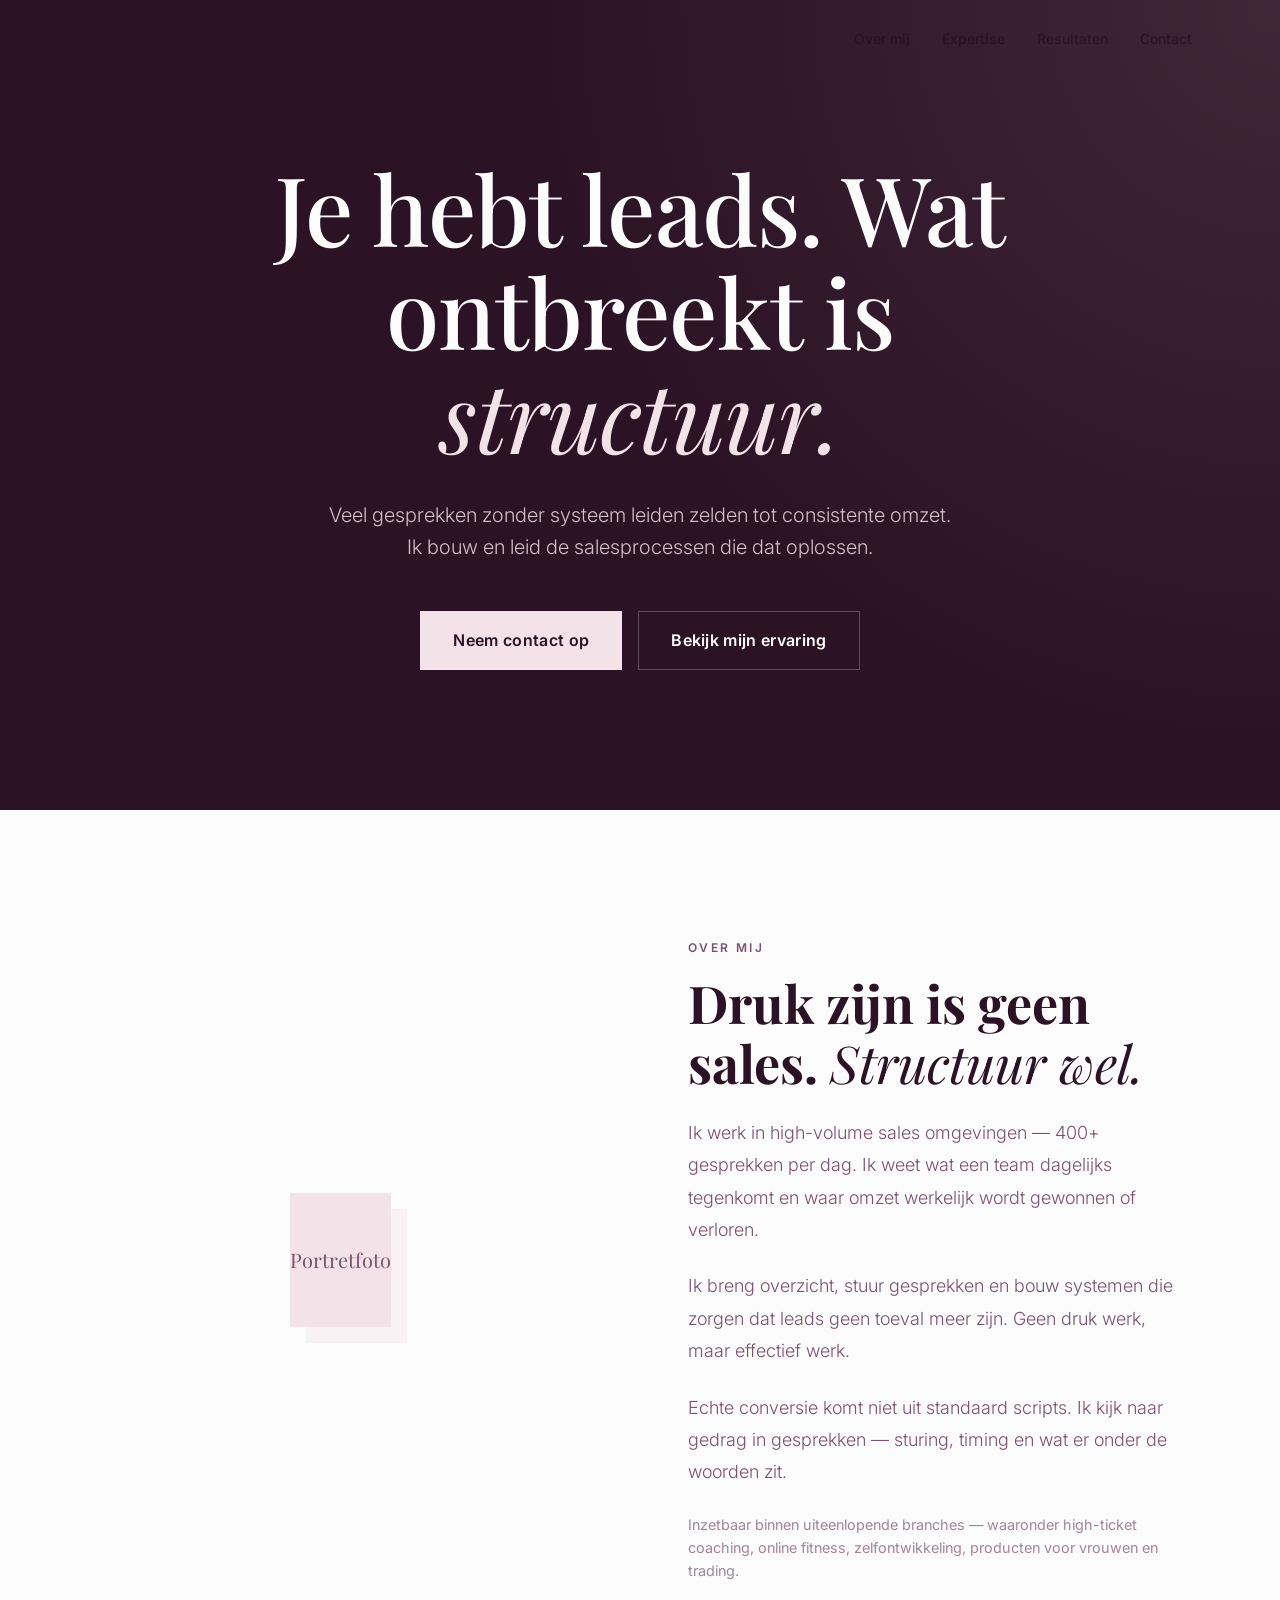
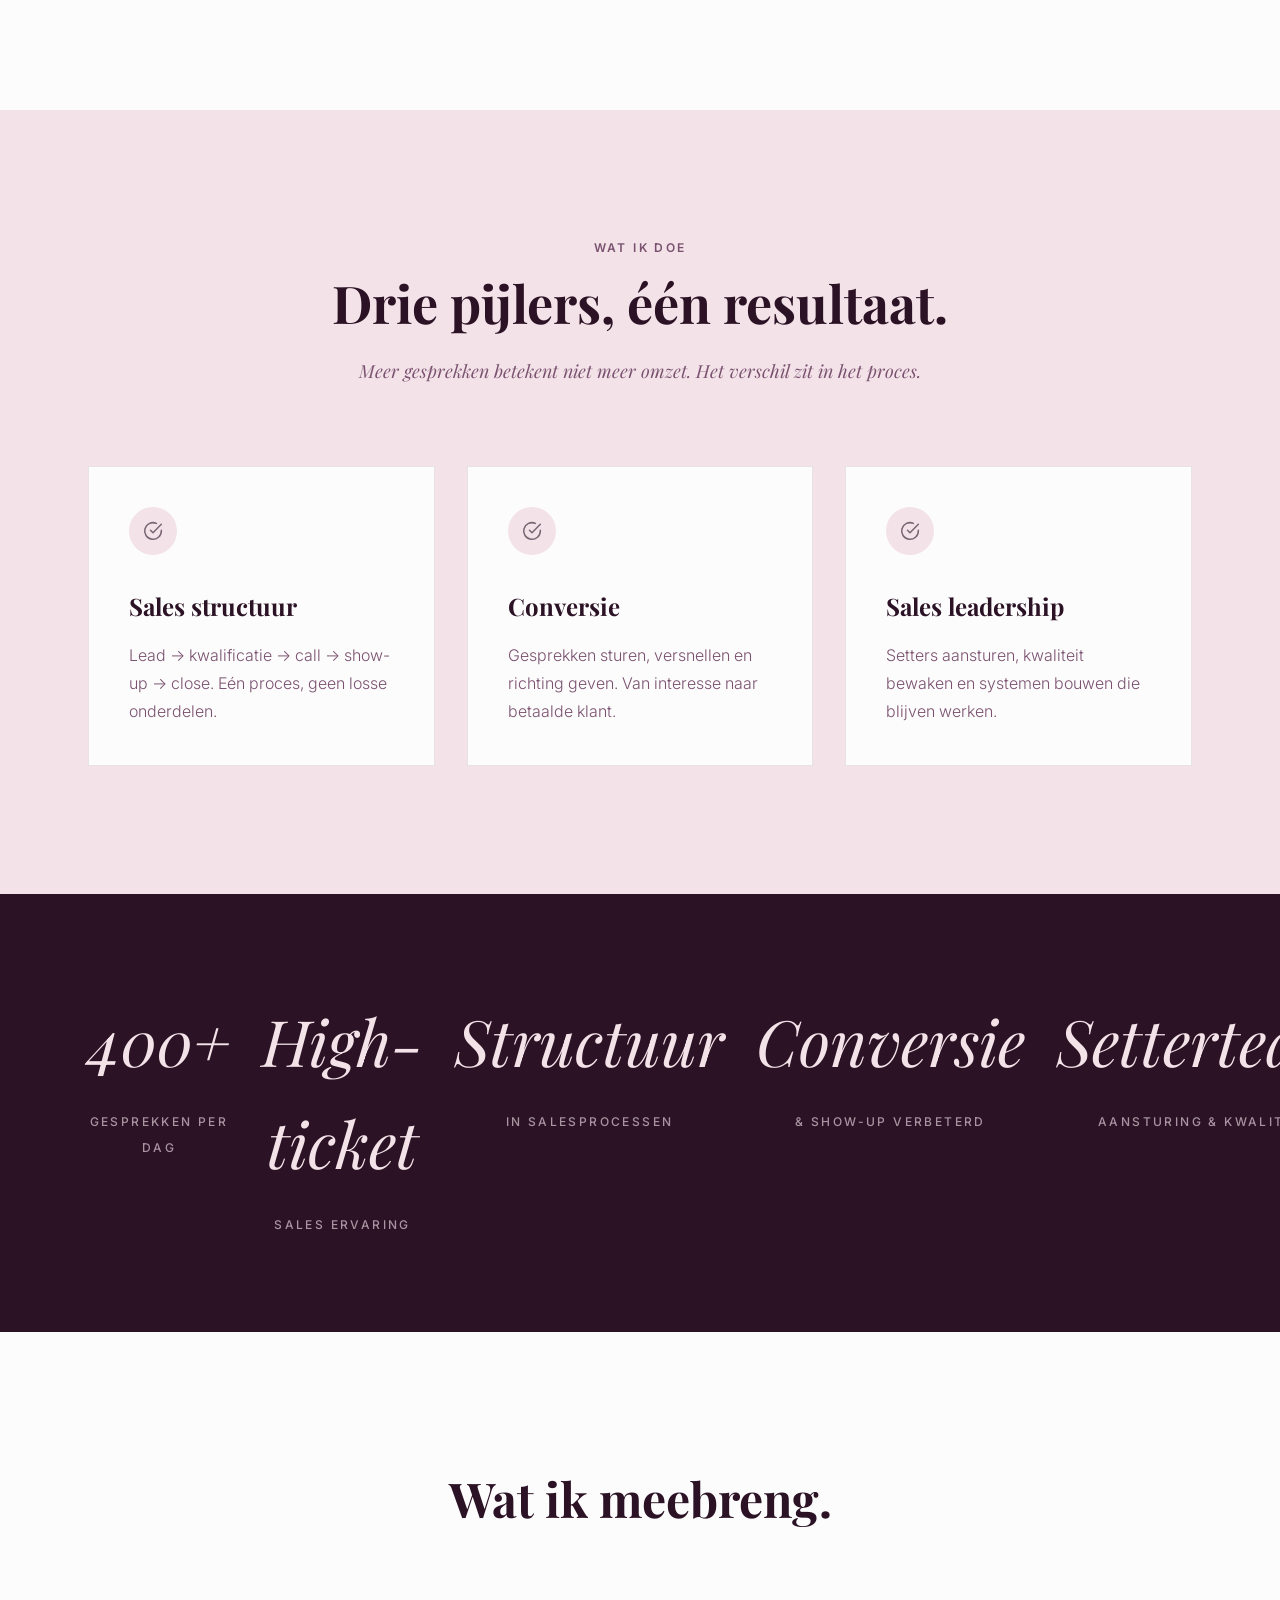
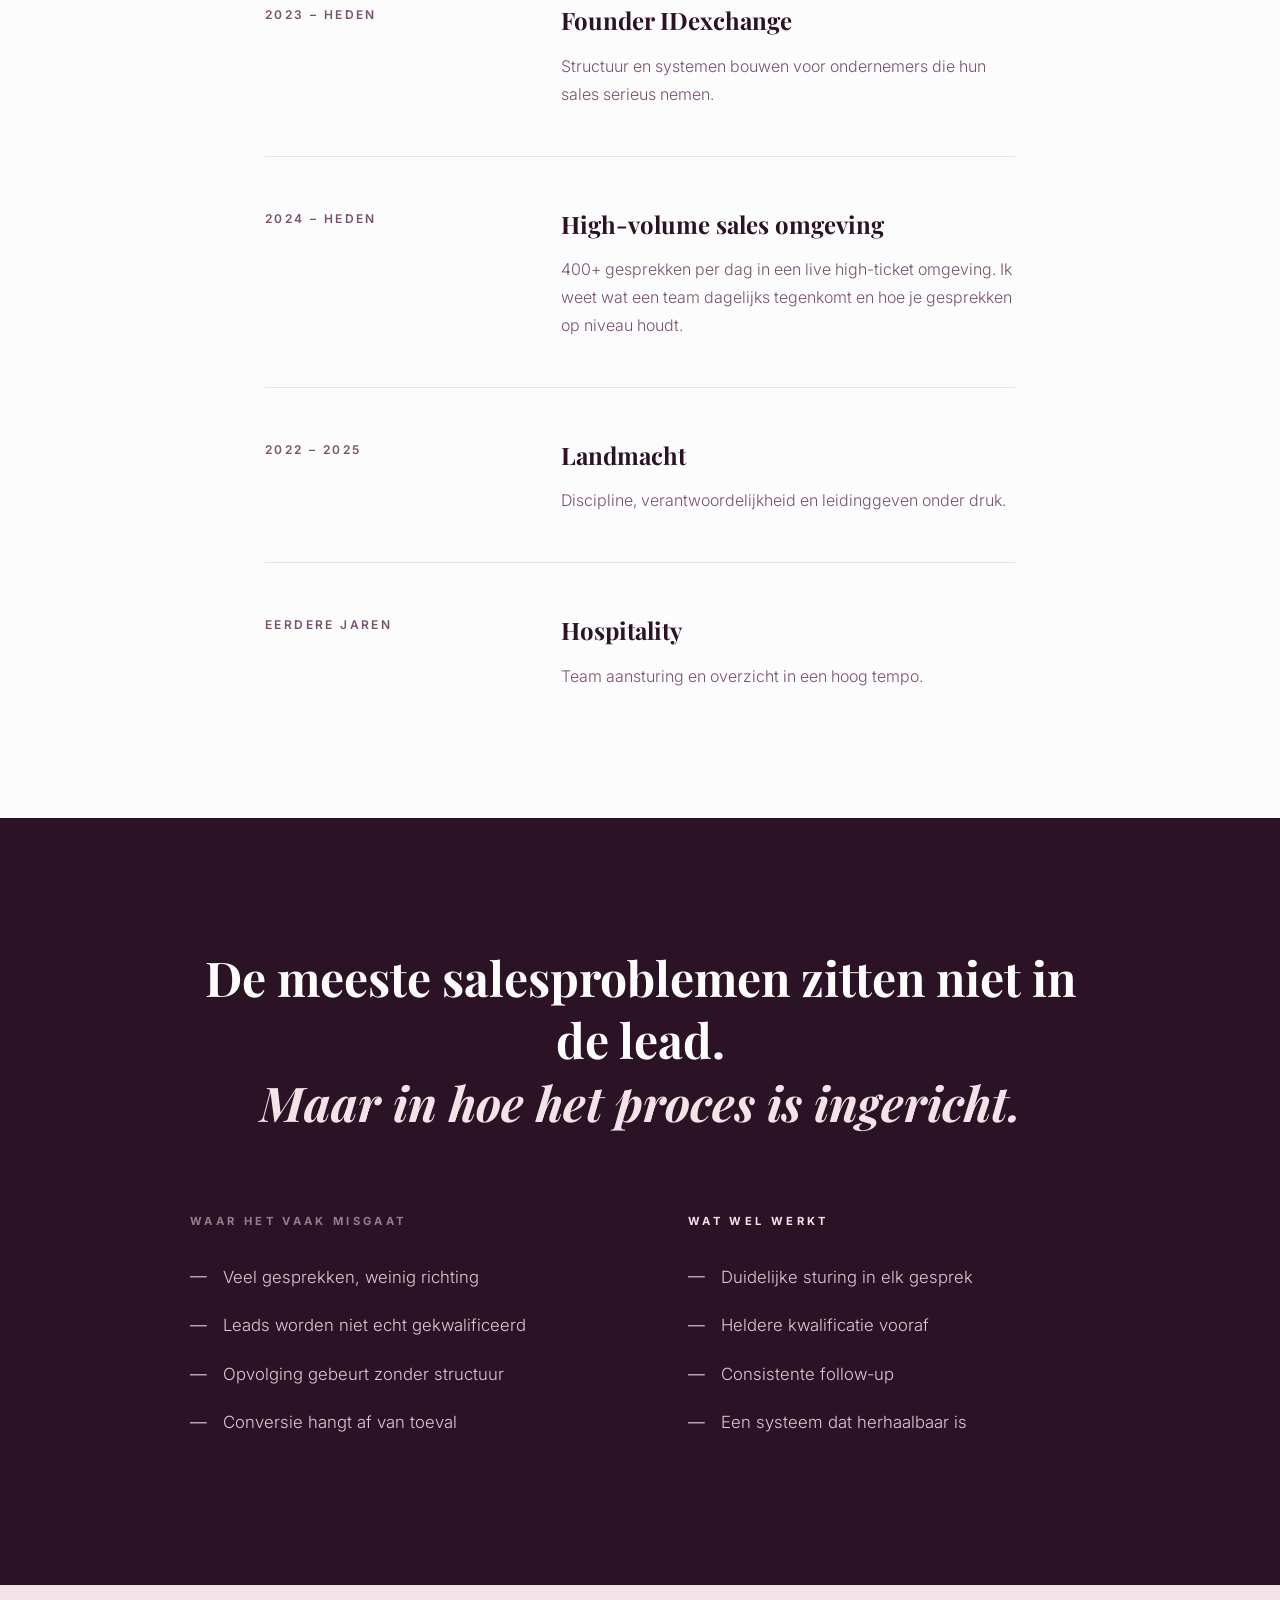
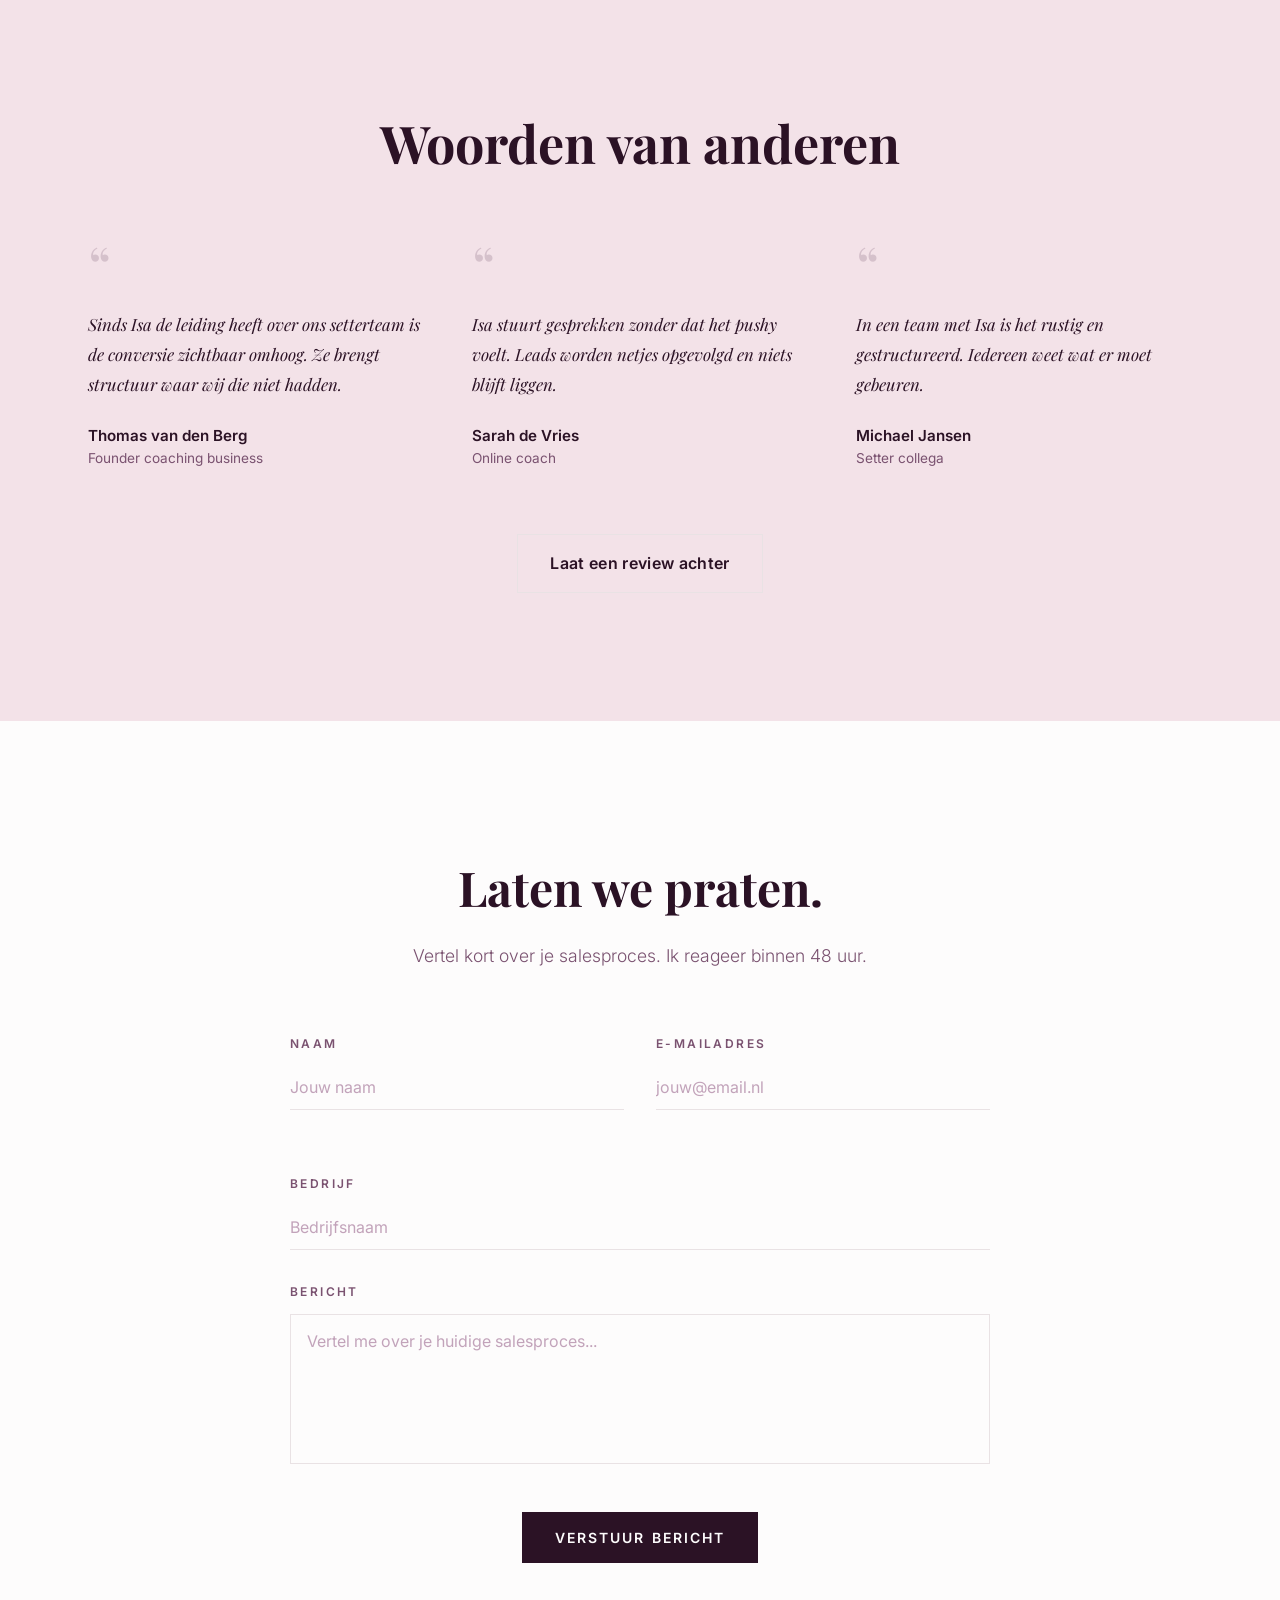
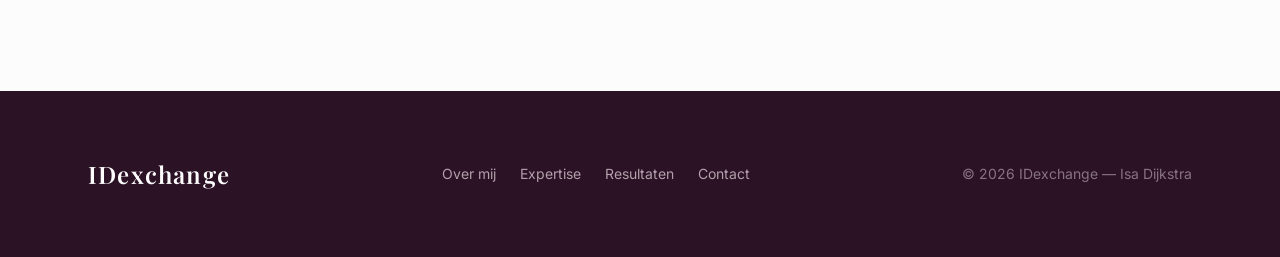
<file: idexchange-template.html>
<!DOCTYPE html>
<html lang="nl">
<head>
  <meta charset="UTF-8" />
  <meta name="viewport" content="width=device-width, initial-scale=1.0" />
  <title>IDexchange — Isa Dijkstra</title>
  <link rel="preconnect" href="https://fonts.googleapis.com" />
  <link rel="preconnect" href="https://fonts.gstatic.com" crossorigin />
  <link href="https://fonts.googleapis.com/css2?family=Inter:wght@300;400;500;600;700&family=Playfair+Display:ital,wght@0,400;0,500;0,600;1,300;1,400&display=swap" rel="stylesheet" />
  <style>
    /* ── Reset & Base ── */
    *, *::before, *::after { box-sizing: border-box; margin: 0; padding: 0; }

    :root {
      --bg:          hsl(340, 30%, 99%);
      --fg:          hsl(315, 42%, 12%);
      --primary:     hsl(315, 42%, 12%);
      --primary-fg:  hsl(340, 30%, 99%);
      --accent:      hsl(340, 40%, 92%);
      --accent-fg:   hsl(315, 42%, 12%);
      --muted:       hsl(315, 20%, 40%);
      --border:      hsl(340, 15%, 90%);
      --secondary:   hsl(340, 40%, 92%);
      --sans:        'Inter', sans-serif;
      --serif:       'Playfair Display', serif;
      --container:   1200px;
    }

    html { scroll-behavior: smooth; }

    body {
      font-family: var(--sans);
      background: var(--bg);
      color: var(--fg);
      line-height: 1.6;
      -webkit-font-smoothing: antialiased;
    }

    a { color: inherit; text-decoration: none; }
    img { max-width: 100%; display: block; }

    .container {
      max-width: var(--container);
      margin-inline: auto;
      padding-inline: 1.5rem;
    }
    @media (min-width: 768px) { .container { padding-inline: 3rem; } }

    /* ── Header ── */
    .site-header {
      position: fixed;
      top: 0; left: 0; right: 0;
      z-index: 50;
      padding: 1.5rem 0;
      transition: background 0.3s, padding 0.3s, box-shadow 0.3s, border-color 0.3s;
      border-bottom: 1px solid transparent;
    }
    .site-header.scrolled {
      background: hsla(340, 30%, 99%, 0.85);
      backdrop-filter: blur(12px);
      -webkit-backdrop-filter: blur(12px);
      border-color: var(--border);
      padding: 1rem 0;
      box-shadow: 0 1px 8px rgba(0,0,0,.05);
    }
    .site-header .container {
      display: flex;
      align-items: center;
      justify-content: space-between;
    }
    .logo {
      font-family: var(--serif);
      font-size: 1.2rem;
      font-weight: 600;
      letter-spacing: .05em;
      color: var(--fg);
    }
    .site-nav { display: flex; align-items: center; gap: 2rem; }
    .site-nav a {
      font-size: .875rem;
      font-weight: 500;
      color: rgba(44,10,37,.7);
      transition: color .2s;
    }
    .site-nav a:hover { color: var(--primary); }
    @media (max-width: 767px) { .site-nav { display: none; } }

    /* ── Buttons ── */
    .btn {
      display: inline-block;
      font-family: var(--sans);
      font-size: 1rem;
      font-weight: 600;
      padding: 1rem 2rem;
      cursor: pointer;
      border: 1px solid transparent;
      text-align: center;
      transition: background .2s, color .2s, border-color .2s;
      letter-spacing: .02em;
    }
    .btn-primary {
      background: var(--accent);
      color: var(--accent-fg);
      border-color: var(--accent);
    }
    .btn-primary:hover { background: var(--bg); color: var(--fg); border-color: var(--bg); }
    .btn-outline-light {
      background: transparent;
      color: var(--primary-fg);
      border-color: rgba(255,255,255,.25);
    }
    .btn-outline-light:hover { background: rgba(255,255,255,.1); }
    .btn-outline {
      background: transparent;
      color: var(--fg);
      border-color: var(--border);
    }
    .btn-outline:hover { background: var(--secondary); }
    .btn-dark {
      background: var(--primary);
      color: var(--primary-fg);
    }
    .btn-dark:hover { background: hsl(315,42%,18%); }

    /* ── Section helpers ── */
    section { padding: 6rem 0; }
    @media (min-width: 768px) { section { padding: 8rem 0; } }

    .label-tag {
      display: block;
      font-size: .75rem;
      font-weight: 600;
      letter-spacing: .2em;
      text-transform: uppercase;
      color: var(--muted);
      margin-bottom: 1rem;
    }
    .section-title {
      font-family: var(--serif);
      font-size: clamp(2rem, 5vw, 3.25rem);
      line-height: 1.15;
      margin-bottom: 1.5rem;
    }
    .section-title em { font-style: italic; font-weight: 300; color: var(--primary); }
    .section-sub {
      font-family: var(--serif);
      font-style: italic;
      font-size: 1.125rem;
      color: var(--muted);
    }

    /* ── Hero ── */
    .hero {
      min-height: 90vh;
      display: flex;
      align-items: center;
      justify-content: center;
      padding-top: 6rem;
      padding-bottom: 5rem;
      background: var(--primary);
      color: var(--primary-fg);
      position: relative;
      overflow: hidden;
      text-align: center;
    }
    .hero::before {
      content: '';
      position: absolute;
      inset: 0;
      background: radial-gradient(circle at top right, var(--accent), transparent 50%);
      opacity: .1;
      pointer-events: none;
    }
    .hero-inner { position: relative; z-index: 1; max-width: 900px; }
    .hero h1 {
      font-family: var(--serif);
      font-size: clamp(2.8rem, 8vw, 6rem);
      font-weight: 500;
      line-height: 1.08;
      letter-spacing: -.01em;
      margin-bottom: 2rem;
    }
    .hero h1 em { font-style: italic; font-weight: 300; color: var(--accent); }
    .hero p {
      font-size: clamp(1rem, 2vw, 1.25rem);
      font-weight: 300;
      color: rgba(251,236,243,.8);
      max-width: 640px;
      margin-inline: auto;
      margin-bottom: 3rem;
    }
    .hero-cta {
      display: flex;
      flex-direction: column;
      gap: 1rem;
      align-items: center;
      justify-content: center;
    }
    @media (min-width: 480px) { .hero-cta { flex-direction: row; } }

    /* ── Over (About) ── */
    .about { background: var(--bg); }
    .about-grid {
      display: grid;
      gap: 4rem;
      align-items: center;
    }
    @media (min-width: 768px) {
      .about-grid { grid-template-columns: 1fr 1fr; gap: 6rem; }
    }
    .about-image-wrap {
      position: relative;
      aspect-ratio: 3/4;
      max-width: 400px;
      margin-inline: auto;
    }
    .about-image-wrap::before {
      content: '';
      position: absolute;
      inset: 0;
      background: var(--accent);
      opacity: .4;
      transform: translate(1rem, 1rem);
      z-index: 0;
    }
    .about-image-wrap img {
      position: relative;
      z-index: 1;
      width: 100%;
      height: 100%;
      object-fit: cover;
      filter: grayscale(1) contrast(1.1);
    }
    .about-image-placeholder {
      position: relative;
      z-index: 1;
      width: 100%;
      height: 100%;
      background: var(--secondary);
      display: flex;
      align-items: center;
      justify-content: center;
      font-family: var(--serif);
      font-size: 1.25rem;
      color: var(--muted);
    }
    .about-text .body-text {
      font-size: 1.125rem;
      font-weight: 300;
      color: var(--muted);
      line-height: 1.8;
    }
    .about-text .body-text + .body-text { margin-top: 1.5rem; }
    .about-text .body-text-sm {
      font-size: .9rem;
      color: hsla(315,20%,40%,.7);
      margin-top: 1.5rem;
    }
    @media (min-width: 768px) {
      .about-grid .about-image-wrap { order: 1; }
      .about-grid .about-text       { order: 2; }
    }

    /* ── Expertise ── */
    .expertise { background: var(--secondary); }
    .expertise-header { text-align: center; max-width: 750px; margin-inline: auto; margin-bottom: 5rem; }
    .expertise-grid { display: grid; gap: 2rem; }
    @media (min-width: 768px) { .expertise-grid { grid-template-columns: repeat(3, 1fr); } }
    .expertise-card {
      background: var(--bg);
      padding: 2.5rem;
      border: 1px solid var(--border);
      transition: border-color .2s;
    }
    .expertise-card:hover { border-color: rgba(44,10,37,.2); }
    .card-icon {
      width: 3rem; height: 3rem;
      border-radius: 50%;
      background: var(--secondary);
      display: flex; align-items: center; justify-content: center;
      margin-bottom: 2rem;
      transition: background .2s, color .2s;
    }
    .expertise-card:hover .card-icon { background: var(--primary); color: var(--primary-fg); }
    .card-icon svg { width: 1.25rem; height: 1.25rem; opacity: .6; }
    .expertise-card h3 { font-family: var(--serif); font-size: 1.5rem; margin-bottom: 1rem; }
    .expertise-card p { font-weight: 300; color: var(--muted); line-height: 1.75; }

    /* ── Stats ── */
    .stats-section { background: var(--primary); color: var(--primary-fg); padding: 6rem 0; }
    .stats-grid {
      display: grid;
      grid-template-columns: repeat(2, 1fr);
      gap: 2.5rem 2rem;
      text-align: center;
    }
    @media (min-width: 768px) { .stats-grid { grid-template-columns: repeat(5, 1fr); } }
    .stat-number {
      font-family: var(--serif);
      font-size: clamp(2.5rem, 6vw, 4rem);
      font-weight: 300;
      font-style: italic;
      color: var(--accent);
      display: block;
      margin-bottom: 1rem;
    }
    .stat-label {
      font-size: .75rem;
      letter-spacing: .2em;
      text-transform: uppercase;
      color: rgba(251,236,243,.6);
      font-weight: 500;
    }

    /* ── Experience ── */
    .experience { background: var(--bg); }
    .experience-inner { max-width: 750px; margin-inline: auto; }
    .experience-title { font-family: var(--serif); font-size: clamp(2rem,5vw,3rem); text-align: center; margin-bottom: 4rem; }
    .timeline-item {
      display: flex;
      flex-direction: column;
      gap: 1rem;
      padding-bottom: 3rem;
      border-bottom: 1px solid var(--border);
      margin-bottom: 3rem;
    }
    .timeline-item:last-child { border-bottom: none; margin-bottom: 0; padding-bottom: 0; }
    @media (min-width: 768px) {
      .timeline-item { flex-direction: row; gap: 3rem; }
      .timeline-period { width: 33%; flex-shrink: 0; }
    }
    .timeline-period {
      font-size: .75rem;
      font-weight: 600;
      letter-spacing: .2em;
      text-transform: uppercase;
      color: var(--muted);
      padding-top: .25rem;
    }
    .timeline-body h3 { font-family: var(--serif); font-size: 1.5rem; margin-bottom: .75rem; }
    .timeline-body p { font-weight: 300; color: var(--muted); line-height: 1.75; }

    /* ── Statement ── */
    .statement { background: var(--primary); color: var(--primary-fg); }
    .statement-quote {
      max-width: 900px;
      margin-inline: auto;
      text-align: center;
      margin-bottom: 5rem;
    }
    .statement-quote h2 {
      font-family: var(--serif);
      font-size: clamp(1.6rem, 4vw, 3rem);
      line-height: 1.3;
    }
    .statement-quote h2 em { font-style: italic; color: var(--accent); }
    .statement-grid {
      display: grid;
      gap: 4rem;
      max-width: 900px;
      margin-inline: auto;
    }
    @media (min-width: 768px) { .statement-grid { grid-template-columns: 1fr 1fr; gap: 6rem; } }
    .statement-col h3 {
      font-size: .7rem;
      letter-spacing: .3em;
      text-transform: uppercase;
      margin-bottom: 2rem;
    }
    .statement-col.bad h3 { color: rgba(251,236,243,.5); }
    .statement-col.good h3 { color: var(--accent); }
    .statement-col ul { list-style: none; }
    .statement-col li {
      display: flex;
      gap: 1rem;
      align-items: flex-start;
      font-size: 1.05rem;
      font-weight: 300;
      line-height: 1.7;
      margin-bottom: 1.25rem;
      color: rgba(251,236,243,.85);
    }
    .statement-col li span.dash { color: var(--accent); margin-top: .35rem; line-height: 1; flex-shrink: 0; }

    /* ── Reviews ── */
    .reviews { background: var(--secondary); }
    .reviews-header { text-align: center; max-width: 750px; margin-inline: auto; margin-bottom: 4rem; }
    .reviews-grid { display: grid; gap: 3rem; margin-bottom: 4rem; }
    @media (min-width: 768px) { .reviews-grid { grid-template-columns: repeat(3, 1fr); } }
    .review-card { display: flex; flex-direction: column; }
    .review-mark {
      font-family: var(--serif);
      font-size: 3.5rem;
      color: rgba(44,10,37,.15);
      line-height: 1;
      margin-bottom: 1rem;
    }
    .review-text {
      font-family: var(--serif);
      font-style: italic;
      font-size: 1.05rem;
      line-height: 1.8;
      margin-bottom: 1.5rem;
      flex-grow: 1;
    }
    .review-author { font-weight: 600; font-size: .95rem; }
    .review-role { font-size: .85rem; color: var(--muted); }
    .reviews-cta { text-align: center; }

    /* ── Contact ── */
    .contact { background: var(--bg); }
    .contact-inner { max-width: 700px; margin-inline: auto; }
    .contact-header { text-align: center; margin-bottom: 4rem; }
    .contact-header h2 { font-family: var(--serif); font-size: clamp(2rem,5vw,3rem); margin-bottom: 1rem; }
    .contact-header p { font-weight: 300; font-size: 1.1rem; color: var(--muted); }
    .form-row { display: grid; gap: 2rem; margin-bottom: 2rem; }
    @media (min-width: 768px) { .form-row { grid-template-columns: 1fr 1fr; } }
    .form-group { display: flex; flex-direction: column; gap: .75rem; margin-bottom: 2rem; }
    .form-group label {
      font-size: .75rem;
      font-weight: 600;
      letter-spacing: .2em;
      text-transform: uppercase;
      color: var(--muted);
    }
    .form-group input,
    .form-group textarea {
      font-family: var(--sans);
      font-size: 1rem;
      background: transparent;
      border: none;
      border-bottom: 1px solid var(--border);
      padding: .75rem 0;
      color: var(--fg);
      outline: none;
      width: 100%;
      transition: border-color .2s;
    }
    .form-group input:focus,
    .form-group textarea:focus { border-color: var(--primary); }
    .form-group input::placeholder,
    .form-group textarea::placeholder { color: hsl(315,20%,70%); }
    .form-group textarea {
      border: 1px solid var(--border);
      padding: 1rem;
      min-height: 150px;
      resize: none;
    }
    .form-group textarea:focus { border-color: var(--primary); }
    .form-submit { padding-top: 1rem; text-align: center; }

    /* ── Footer ── */
    .site-footer {
      background: var(--primary);
      color: var(--primary-fg);
      padding: 4rem 0;
    }
    .footer-inner {
      display: flex;
      flex-direction: column;
      gap: 2rem;
      align-items: center;
      text-align: center;
    }
    @media (min-width: 768px) {
      .footer-inner { flex-direction: row; justify-content: space-between; text-align: left; }
    }
    .footer-logo { font-family: var(--serif); font-size: 1.5rem; font-weight: 600; letter-spacing: .05em; }
    .footer-nav { display: flex; flex-wrap: wrap; justify-content: center; gap: 1.5rem; }
    .footer-nav a { font-size: .875rem; color: rgba(251,236,243,.65); transition: color .2s; }
    .footer-nav a:hover { color: var(--primary-fg); }
    .footer-copy { font-size: .875rem; color: rgba(251,236,243,.45); }

    /* ── Animations ── */
    @keyframes fadeUp {
      from { opacity: 0; transform: translateY(30px); }
      to   { opacity: 1; transform: translateY(0); }
    }
    .fade-up { animation: fadeUp .8s cubic-bezier(0.22,1,0.36,1) both; }
    .delay-1 { animation-delay: .15s; }
    .delay-2 { animation-delay: .3s; }
    .delay-3 { animation-delay: .45s; }

    [data-reveal] { opacity: 0; transform: translateY(30px); transition: opacity .8s cubic-bezier(0.22,1,0.36,1), transform .8s cubic-bezier(0.22,1,0.36,1); }
    [data-reveal].revealed { opacity: 1; transform: translateY(0); }
    [data-reveal-delay="1"] { transition-delay: .15s; }
    [data-reveal-delay="2"] { transition-delay: .3s; }
    [data-reveal-delay="3"] { transition-delay: .45s; }
    [data-reveal-delay="4"] { transition-delay: .6s; }
  </style>
</head>
<body>

  <!-- HEADER -->
  <header class="site-header" id="site-header">
    <div class="container">
      <a href="#hero" class="logo">IDexchange</a>
      <nav class="site-nav">
        <a href="#over">Over mij</a>
        <a href="#expertise">Expertise</a>
        <a href="#resultaten">Resultaten</a>
        <a href="#contact">Contact</a>
      </nav>
    </div>
  </header>

  <main>

    <!-- HERO -->
    <section class="hero" id="hero">
      <div class="container">
        <div class="hero-inner">
          <h1 class="fade-up">
            Je hebt leads. Wat ontbreekt is <em>structuur.</em>
          </h1>
          <p class="fade-up delay-1">
            Veel gesprekken zonder systeem leiden zelden tot consistente omzet. Ik bouw en leid de salesprocessen die dat oplossen.
          </p>
          <div class="hero-cta fade-up delay-2">
            <a href="#contact" class="btn btn-primary">Neem contact op</a>
            <a href="#ervaring" class="btn btn-outline-light">Bekijk mijn ervaring</a>
          </div>
        </div>
      </div>
    </section>

    <!-- OVER MIJ -->
    <section class="about" id="over">
      <div class="container">
        <div class="about-grid">
          <div class="about-image-wrap" data-reveal>
            <!-- Replace src with your portrait image -->
            <div class="about-image-placeholder">Portretfoto</div>
            <!-- <img src="isa-portrait.jpg" alt="Isa Dijkstra" /> -->
          </div>
          <div class="about-text">
            <span class="label-tag" data-reveal>Over mij</span>
            <h2 class="section-title" data-reveal data-reveal-delay="1">
              Druk zijn is geen sales. <em>Structuur wel.</em>
            </h2>
            <p class="body-text" data-reveal data-reveal-delay="2">
              Ik werk in high-volume sales omgevingen — 400+ gesprekken per dag. Ik weet wat een team dagelijks tegenkomt en waar omzet werkelijk wordt gewonnen of verloren.
            </p>
            <p class="body-text" data-reveal data-reveal-delay="2">
              Ik breng overzicht, stuur gesprekken en bouw systemen die zorgen dat leads geen toeval meer zijn. Geen druk werk, maar effectief werk.
            </p>
            <p class="body-text" data-reveal data-reveal-delay="2">
              Echte conversie komt niet uit standaard scripts. Ik kijk naar gedrag in gesprekken — sturing, timing en wat er onder de woorden zit.
            </p>
            <p class="body-text-sm" data-reveal data-reveal-delay="3">
              Inzetbaar binnen uiteenlopende branches — waaronder high-ticket coaching, online fitness, zelfontwikkeling, producten voor vrouwen en trading.
            </p>
          </div>
        </div>
      </div>
    </section>

    <!-- EXPERTISE -->
    <section class="expertise" id="expertise">
      <div class="container">
        <div class="expertise-header">
          <span class="label-tag" data-reveal>Wat ik doe</span>
          <h2 class="section-title" data-reveal data-reveal-delay="1">Drie pijlers, één resultaat.</h2>
          <p class="section-sub" data-reveal data-reveal-delay="2">Meer gesprekken betekent niet meer omzet. Het verschil zit in het proces.</p>
        </div>
        <div class="expertise-grid">
          <div class="expertise-card" data-reveal>
            <div class="card-icon">
              <svg viewBox="0 0 24 24" fill="none" stroke="currentColor" stroke-width="1.8" stroke-linecap="round" stroke-linejoin="round">
                <path d="M22 11.08V12a10 10 0 1 1-5.93-9.14"/>
                <polyline points="22 4 12 14.01 9 11.01"/>
              </svg>
            </div>
            <h3>Sales structuur</h3>
            <p>Lead → kwalificatie → call → show-up → close. Eén proces, geen losse onderdelen.</p>
          </div>
          <div class="expertise-card" data-reveal data-reveal-delay="1">
            <div class="card-icon">
              <svg viewBox="0 0 24 24" fill="none" stroke="currentColor" stroke-width="1.8" stroke-linecap="round" stroke-linejoin="round">
                <path d="M22 11.08V12a10 10 0 1 1-5.93-9.14"/>
                <polyline points="22 4 12 14.01 9 11.01"/>
              </svg>
            </div>
            <h3>Conversie</h3>
            <p>Gesprekken sturen, versnellen en richting geven. Van interesse naar betaalde klant.</p>
          </div>
          <div class="expertise-card" data-reveal data-reveal-delay="2">
            <div class="card-icon">
              <svg viewBox="0 0 24 24" fill="none" stroke="currentColor" stroke-width="1.8" stroke-linecap="round" stroke-linejoin="round">
                <path d="M22 11.08V12a10 10 0 1 1-5.93-9.14"/>
                <polyline points="22 4 12 14.01 9 11.01"/>
              </svg>
            </div>
            <h3>Sales leadership</h3>
            <p>Setters aansturen, kwaliteit bewaken en systemen bouwen die blijven werken.</p>
          </div>
        </div>
      </div>
    </section>

    <!-- STATS -->
    <section class="stats-section" id="resultaten">
      <div class="container">
        <div class="stats-grid">
          <div data-reveal>
            <span class="stat-number">400+</span>
            <span class="stat-label">Gesprekken per dag</span>
          </div>
          <div data-reveal data-reveal-delay="1">
            <span class="stat-number">High-ticket</span>
            <span class="stat-label">Sales ervaring</span>
          </div>
          <div data-reveal data-reveal-delay="2">
            <span class="stat-number">Structuur</span>
            <span class="stat-label">In salesprocessen</span>
          </div>
          <div data-reveal data-reveal-delay="3">
            <span class="stat-number">Conversie</span>
            <span class="stat-label">&amp; show-up verbeterd</span>
          </div>
          <div data-reveal data-reveal-delay="4">
            <span class="stat-number">Setterteam</span>
            <span class="stat-label">Aansturing &amp; kwaliteit</span>
          </div>
        </div>
      </div>
    </section>

    <!-- ERVARING -->
    <section class="experience" id="ervaring">
      <div class="container">
        <div class="experience-inner">
          <h2 class="experience-title" data-reveal>Wat ik meebreng.</h2>
          <div class="timeline-item" data-reveal>
            <div class="timeline-period">2023 – heden</div>
            <div class="timeline-body">
              <h3>Founder IDexchange</h3>
              <p>Structuur en systemen bouwen voor ondernemers die hun sales serieus nemen.</p>
            </div>
          </div>
          <div class="timeline-item" data-reveal data-reveal-delay="1">
            <div class="timeline-period">2024 – heden</div>
            <div class="timeline-body">
              <h3>High-volume sales omgeving</h3>
              <p>400+ gesprekken per dag in een live high-ticket omgeving. Ik weet wat een team dagelijks tegenkomt en hoe je gesprekken op niveau houdt.</p>
            </div>
          </div>
          <div class="timeline-item" data-reveal data-reveal-delay="2">
            <div class="timeline-period">2022 – 2025</div>
            <div class="timeline-body">
              <h3>Landmacht</h3>
              <p>Discipline, verantwoordelijkheid en leidinggeven onder druk.</p>
            </div>
          </div>
          <div class="timeline-item" data-reveal data-reveal-delay="3">
            <div class="timeline-period">Eerdere jaren</div>
            <div class="timeline-body">
              <h3>Hospitality</h3>
              <p>Team aansturing en overzicht in een hoog tempo.</p>
            </div>
          </div>
        </div>
      </div>
    </section>

    <!-- STATEMENT -->
    <section class="statement">
      <div class="container">
        <div class="statement-quote" data-reveal>
          <h2>
            De meeste salesproblemen zitten niet in de lead.<br />
            <em>Maar in hoe het proces is ingericht.</em>
          </h2>
        </div>
        <div class="statement-grid">
          <div class="statement-col bad" data-reveal>
            <h3>Waar het vaak misgaat</h3>
            <ul>
              <li><span class="dash">—</span><span>Veel gesprekken, weinig richting</span></li>
              <li><span class="dash">—</span><span>Leads worden niet echt gekwalificeerd</span></li>
              <li><span class="dash">—</span><span>Opvolging gebeurt zonder structuur</span></li>
              <li><span class="dash">—</span><span>Conversie hangt af van toeval</span></li>
            </ul>
          </div>
          <div class="statement-col good" data-reveal data-reveal-delay="1">
            <h3>Wat wel werkt</h3>
            <ul>
              <li><span class="dash">—</span><span>Duidelijke sturing in elk gesprek</span></li>
              <li><span class="dash">—</span><span>Heldere kwalificatie vooraf</span></li>
              <li><span class="dash">—</span><span>Consistente follow-up</span></li>
              <li><span class="dash">—</span><span>Een systeem dat herhaalbaar is</span></li>
            </ul>
          </div>
        </div>
      </div>
    </section>

    <!-- REVIEWS -->
    <section class="reviews">
      <div class="container">
        <div class="reviews-header">
          <h2 class="section-title" data-reveal>Woorden van anderen</h2>
        </div>
        <div class="reviews-grid">
          <div class="review-card" data-reveal>
            <div class="review-mark">&ldquo;</div>
            <p class="review-text">Sinds Isa de leiding heeft over ons setterteam is de conversie zichtbaar omhoog. Ze brengt structuur waar wij die niet hadden.</p>
            <div>
              <div class="review-author">Thomas van den Berg</div>
              <div class="review-role">Founder coaching business</div>
            </div>
          </div>
          <div class="review-card" data-reveal data-reveal-delay="1">
            <div class="review-mark">&ldquo;</div>
            <p class="review-text">Isa stuurt gesprekken zonder dat het pushy voelt. Leads worden netjes opgevolgd en niets blijft liggen.</p>
            <div>
              <div class="review-author">Sarah de Vries</div>
              <div class="review-role">Online coach</div>
            </div>
          </div>
          <div class="review-card" data-reveal data-reveal-delay="2">
            <div class="review-mark">&ldquo;</div>
            <p class="review-text">In een team met Isa is het rustig en gestructureerd. Iedereen weet wat er moet gebeuren.</p>
            <div>
              <div class="review-author">Michael Jansen</div>
              <div class="review-role">Setter collega</div>
            </div>
          </div>
        </div>
        <div class="reviews-cta">
          <a href="#" class="btn btn-outline">Laat een review achter</a>
        </div>
      </div>
    </section>

    <!-- CONTACT -->
    <section class="contact" id="contact">
      <div class="container">
        <div class="contact-inner">
          <div class="contact-header">
            <h2 data-reveal>Laten we praten.</h2>
            <p data-reveal data-reveal-delay="1">Vertel kort over je salesproces. Ik reageer binnen 48 uur.</p>
          </div>
          <form onsubmit="handleSubmit(event)">
            <div class="form-row">
              <div class="form-group" data-reveal>
                <label for="name">Naam</label>
                <input id="name" type="text" required placeholder="Jouw naam" />
              </div>
              <div class="form-group" data-reveal data-reveal-delay="1">
                <label for="email">E-mailadres</label>
                <input id="email" type="email" required placeholder="jouw@email.nl" />
              </div>
            </div>
            <div class="form-group" data-reveal>
              <label for="company">Bedrijf</label>
              <input id="company" type="text" placeholder="Bedrijfsnaam" />
            </div>
            <div class="form-group" data-reveal data-reveal-delay="1">
              <label for="message">Bericht</label>
              <textarea id="message" required placeholder="Vertel me over je huidige salesproces..."></textarea>
            </div>
            <div class="form-submit" data-reveal>
              <button type="submit" class="btn btn-dark" style="letter-spacing:.15em;text-transform:uppercase;font-size:.875rem;">Verstuur bericht</button>
            </div>
          </form>
        </div>
      </div>
    </section>

  </main>

  <!-- FOOTER -->
  <footer class="site-footer">
    <div class="container">
      <div class="footer-inner">
        <div class="footer-logo">IDexchange</div>
        <nav class="footer-nav">
          <a href="#over">Over mij</a>
          <a href="#expertise">Expertise</a>
          <a href="#resultaten">Resultaten</a>
          <a href="#contact">Contact</a>
        </nav>
        <div class="footer-copy">&copy; 2026 IDexchange — Isa Dijkstra</div>
      </div>
    </div>
  </footer>

  <script>
    // Sticky header
    const header = document.getElementById('site-header');
    window.addEventListener('scroll', () => {
      header.classList.toggle('scrolled', window.scrollY > 50);
    });

    // Smooth scroll for all anchor links
    document.querySelectorAll('a[href^="#"]').forEach(link => {
      link.addEventListener('click', e => {
        const target = document.querySelector(link.getAttribute('href'));
        if (target) { e.preventDefault(); target.scrollIntoView({ behavior: 'smooth' }); }
      });
    });

    // Scroll reveal
    const reveals = document.querySelectorAll('[data-reveal]');
    const observer = new IntersectionObserver(entries => {
      entries.forEach(entry => {
        if (entry.isIntersecting) {
          entry.target.classList.add('revealed');
          observer.unobserve(entry.target);
        }
      });
    }, { rootMargin: '-80px' });
    reveals.forEach(el => observer.observe(el));

    // Contact form
    function handleSubmit(e) {
      e.preventDefault();
      alert('Bedankt! Ik neem zo snel mogelijk contact op.');
      e.target.reset();
    }
  </script>

</body>
</html>
</file>
